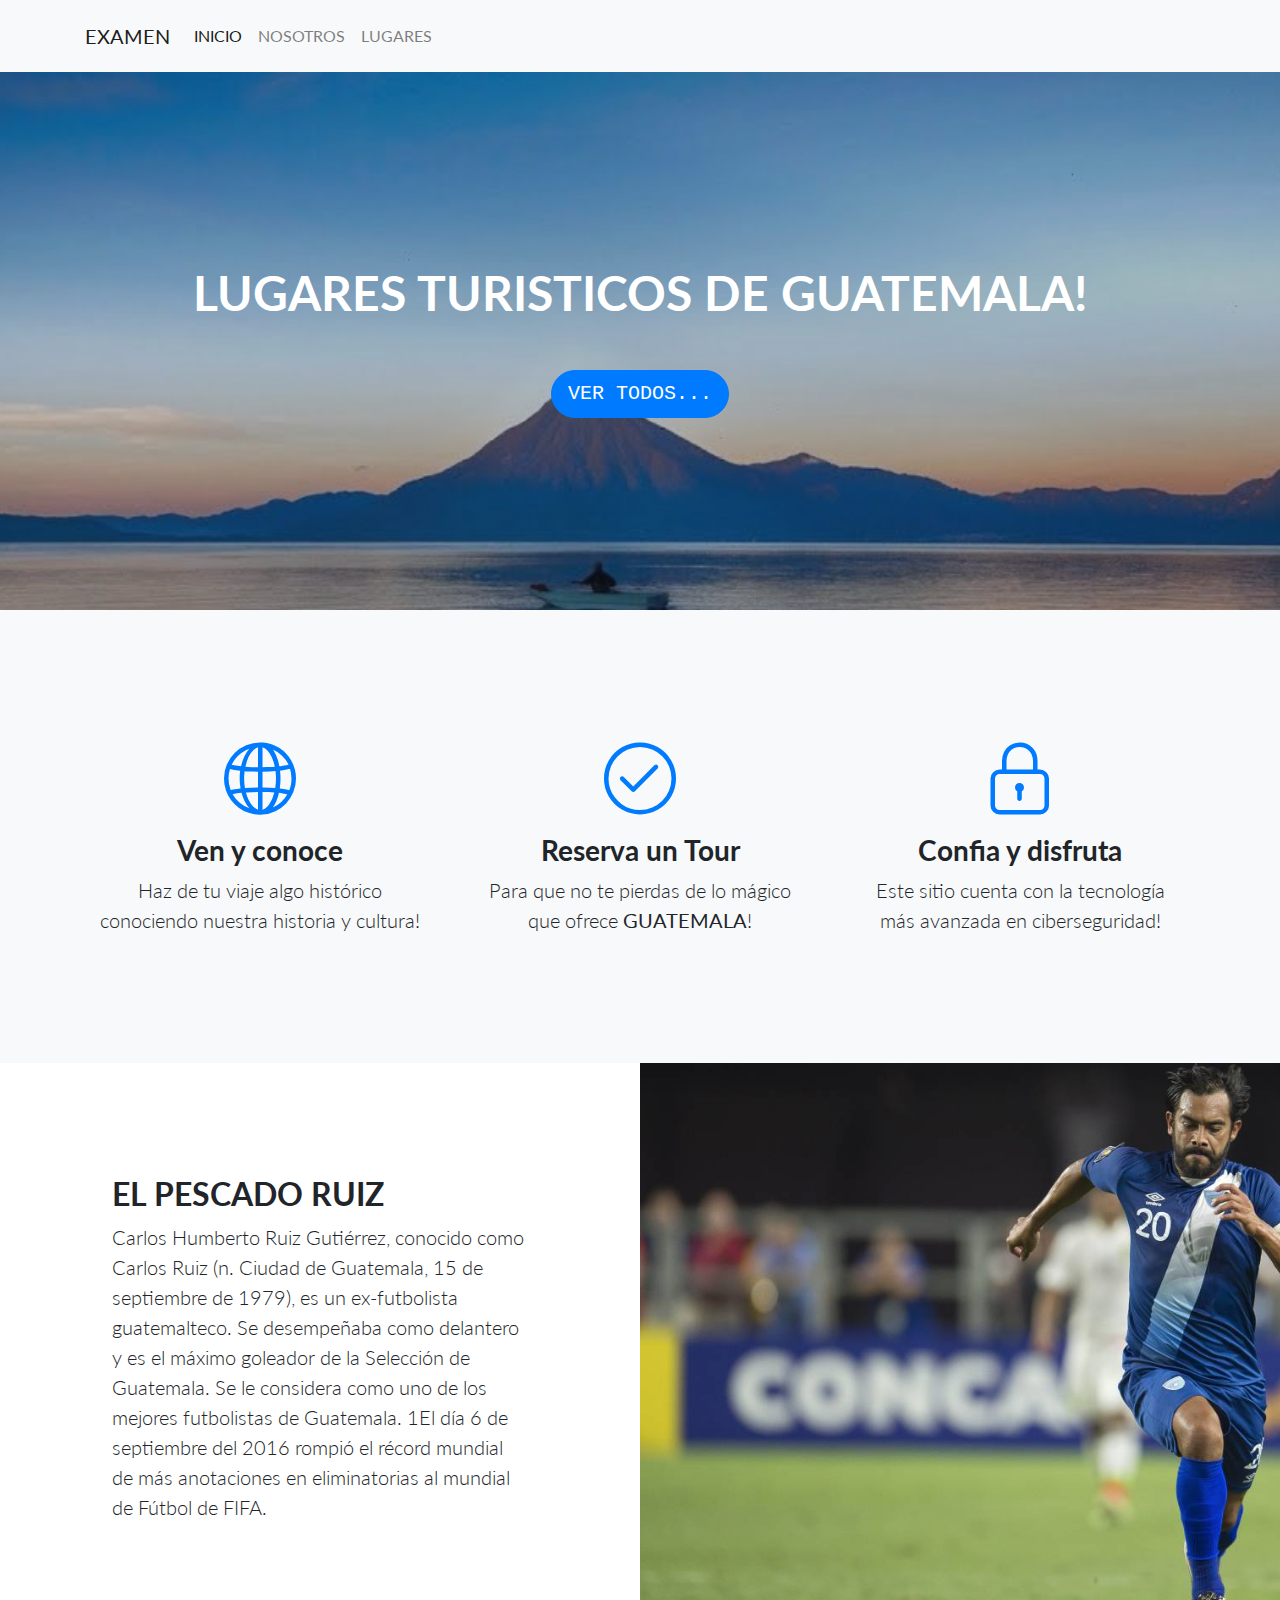
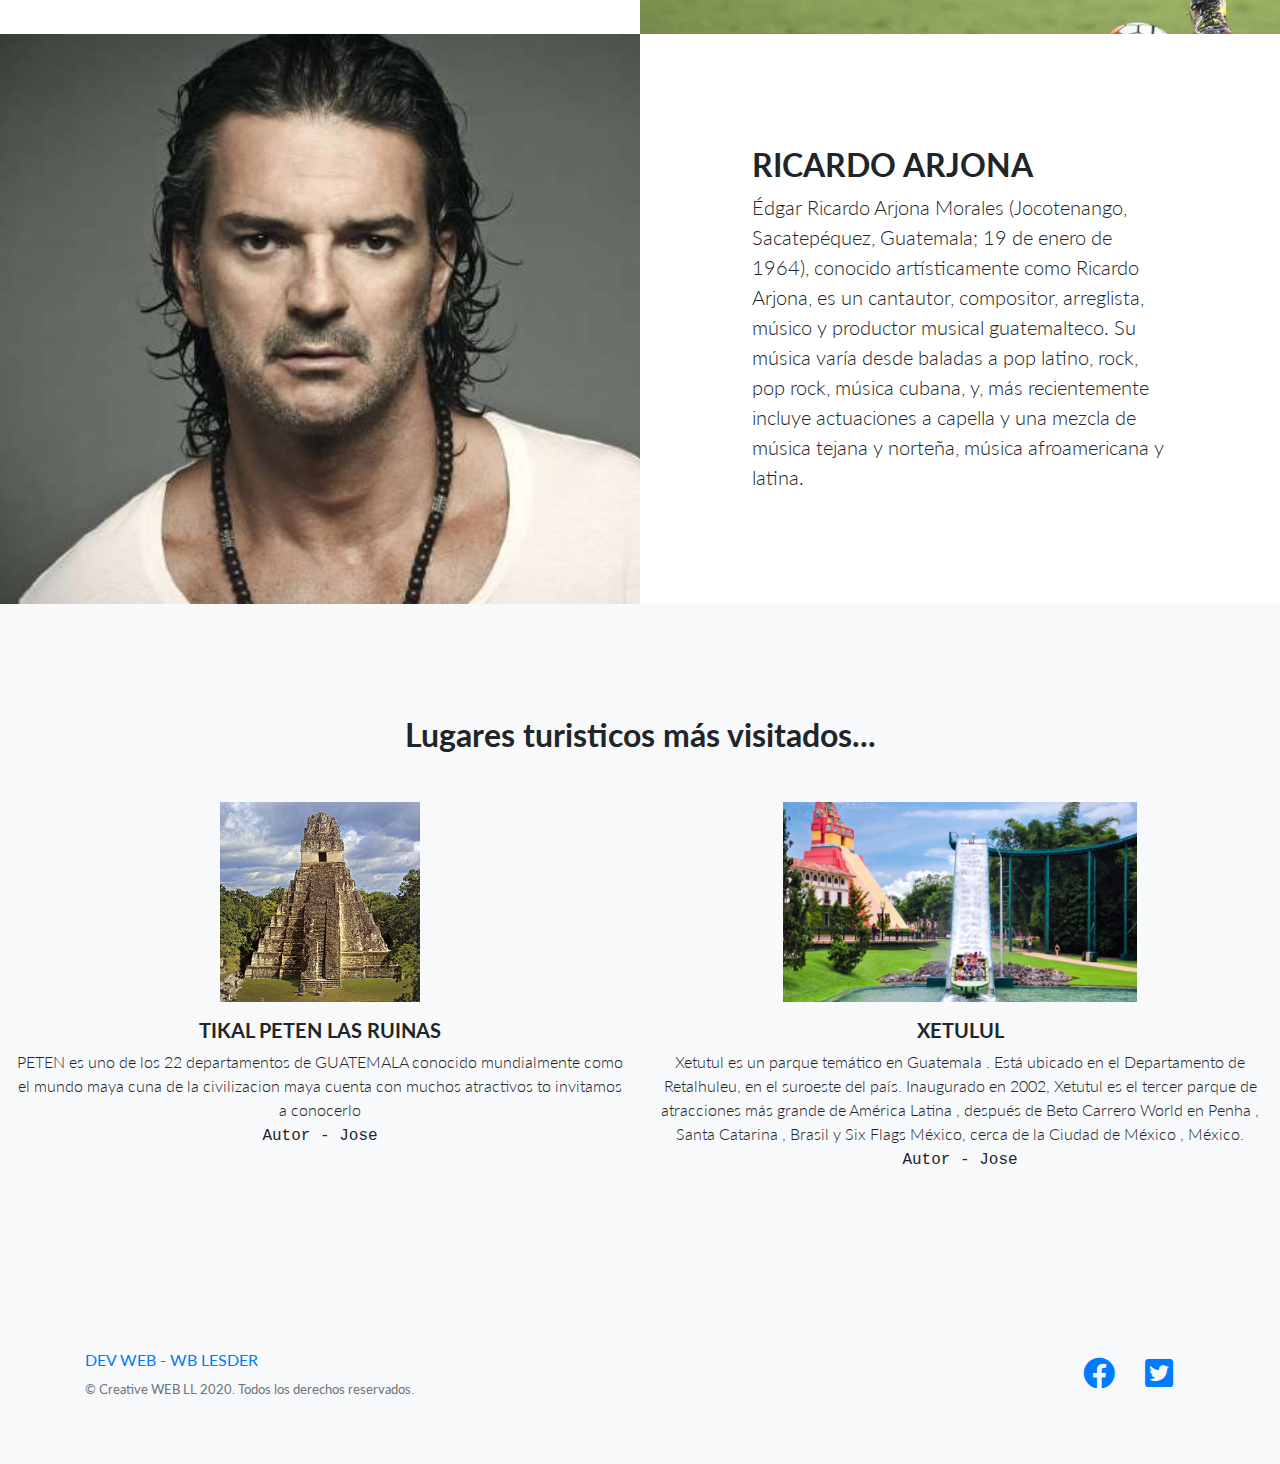
<file: index.html>
<!DOCTYPE html>
<html lang="es">
<head>
	<meta charset="utf-8">
	<meta name="description" content="">
	<meta name="author" content="">

	<title>GUATEMALA</title>
	<link href="css/bootstrap.min.css" rel="stylesheet">
	<link rel="stylesheet" type="text/css" href="css/slick.css"/>
	<link rel="stylesheet" type="text/css" href="css/slick-theme.css"/>
	<link href="css/all.min.css" rel="stylesheet">
	<link href="css/simple-line-icons.css" rel="stylesheet" type="text/css">
	<link href="https://fonts.googleapis.com/css?family=Lato:300,400,700,300italic,400italic,700italic" rel="stylesheet" type="text/css">

	<link href="css/landing-page.css?v=31" rel="stylesheet">
	<link href="css/main.css" rel="stylesheet">
</head>

<body>

	<nav class="navbar	navbar-expand-lg navbar-light bg-light static-top">
		<div class="container text-uppercase">
			<a class="navbar-brand" href="index.html">Examen</a>
			<div class="collapse navbar-collapse my-2" id="navbarNav">
				<ul class="navbar-nav ">
				  <li class="nav-item active">
					<a class="nav-link" href="index.html">INICIO <span class="sr-only">(current)</span></a>
				  </li>
				  <li class="nav-item">
					<a class="nav-link" href="nosotros.html">Nosotros</a>
				  </li>
				  <li class="nav-item">
					<a class="nav-link" href="lugares-turisticos.html">Lugares</a>
				  </li>
				</ul>
			  </div>
		</div>
	</nav>
	
	<header class="masthead text-white text-center">
		<div class="overlay"></div>
		<div class="container">
			<div class="row">
				<div class="col-10 mx-auto">
					<h1 class="mb-5">LUGARES TURISTICOS DE GUATEMALA!</h1>
				</div>
				<div class="col-md-10 col-lg-8 col-xl-7 mx-auto">
					<a href="lugares-turisticos.html">
						<button type="button" class="btn btn-lg btn-primary rounded text-uppercase text-monospace">Ver todos...</button>
					</a>
				</div>
			</div>
		</div>
	</header>

	<section class="features-icons bg-light text-center">
		<div class="container">
			<div class="row">
				<div class="col-lg-4">
					<div class="features-icons-item mx-auto mb-5 mb-lg-0 mb-lg-3">
						<div class="features-icons-icon d-flex">
							<i class="icon-globe m-auto text-primary"></i>
						</div>
						<h3>Ven y conoce</h3>
						<p class="lead mb-0">Haz de tu viaje algo histórico conociendo nuestra historia y cultura!</p>
					</div>
				</div>
				<div class="col-lg-4">
					<div class="features-icons-item mx-auto mb-5 mb-lg-0 mb-lg-3">
						<div class="features-icons-icon d-flex">
							<i class="icon-check m-auto text-primary"></i>
						</div>
						<h3>Reserva un Tour</h3>
						<p class="lead mb-0">Para que no te pierdas de lo mágico que ofrece <strong>GUATEMALA</strong>!</p>
					</div>
				</div>
				<div class="col-lg-4">
					<div class="features-icons-item mx-auto mb-0 mb-lg-3">
						<div class="features-icons-icon d-flex">
							<i class="icon-lock m-auto text-primary"></i>
						</div>
						<h3>Confia y disfruta</h3>
						<p class="lead mb-0">Este sitio cuenta con la tecnología más avanzada en ciberseguridad!</p>
					</div>
				</div>
			</div>
		</div>
	</section>

	<section class="showcase">
		<div class="container-fluid p-0">
			<div class="row no-gutters">

				<div class="col-lg-6 order-lg-2 text-white showcase-img" style="background-image: url('imagenes/pez.jpg');"></div>
				<div class="col-lg-6 order-lg-1 my-auto showcase-text">
					<h2>EL PESCADO RUIZ</h2>
					<p class="lead mb-0">Carlos Humberto Ruiz Gutiérrez, conocido como Carlos Ruiz (n. Ciudad de Guatemala, 15 de septiembre de 1979), es un ex-futbolista guatemalteco. Se desempeñaba como delantero y es el máximo goleador de la Selección de Guatemala. Se le considera como uno de los mejores futbolistas de Guatemala. 1​El día 6 de septiembre del 2016 rompió el récord mundial de más anotaciones en eliminatorias al mundial de Fútbol de FIFA.</p>
				</div>
			</div>
			<div class="row no-gutters">
				<div class="col-lg-6 text-white showcase-img" style="background-image: url('imagenes/ri.jpg');"></div>
				<div class="col-lg-6 my-auto showcase-text">
					<h2>RICARDO ARJONA</h2>
					<p class="lead mb-0">
						Édgar Ricardo Arjona Morales (Jocotenango, Sacatepéquez, Guatemala; 19 de enero de 1964), conocido artísticamente como Ricardo Arjona, es un cantautor, compositor, arreglista, músico y productor musical guatemalteco. Su música varía desde baladas a pop latino, rock, pop rock, música cubana, y, más recientemente incluye actuaciones a capella y una mezcla de música tejana y norteña, música afroamericana y latina.
					</p>
				</div>
			</div>
		</div>
	</section>

	<section class="testimonials text-center bg-light">
		<div class="container-fluid">
			<h2 class="mb-5">Lugares turisticos más visitados...</h2>
			<div class="row">
				<div class="col-6">
					<div class="mx-auto mb-5 mb-lg-0">
						<div class="travels">
							<div class="text-center">
								<img class="mb-3" src="imagenes/gif2.gif" height="200px" alt="">
							</div>
						</div>
						<h5>TIKAL PETEN LAS RUINAS</h5>
						<p class="font-weight-light mb-0">
							PETEN es uno de los 22 departamentos de GUATEMALA conocido mundialmente como el mundo maya cuna de la civilizacion maya cuenta con muchos atractivos to invitamos a conocerlo
						</p>
						<span class="text-monospace">
							Autor - Jose
						</span>
					</div>
				</div>
				<div class="col-6">
					<div class="mx-auto mb-5 mb-lg-0">
						<div class="travels">
							<div class="text-center">
								<img class="mb-3" src="imagenes/xe.png" height="200px" alt="">
							</div>
						</div>
						<h5>XETULUL</h5>
						<p class="font-weight-light mb-0">
							Xetutul es un parque temático en Guatemala . Está ubicado en el Departamento de Retalhuleu, en el suroeste del país. Inaugurado en 2002, Xetutul es el tercer parque de atracciones más grande de América Latina , después de Beto Carrero World en Penha , Santa Catarina , Brasil y Six Flags México, cerca de la Ciudad de México , México.
						</p>
						<span class="text-monospace">
							Autor - Jose
						</span>
					</div>
				</div>
			</div>
		</div>
	</section>
	
	<footer class="footer bg-light">
		<div class="container">
			<div class="row">
				<div class="col-lg-6 h-100 text-center text-lg-left my-auto">
					<ul class="list-inline mb-2 text-uppercase">
						<li class="list-inline-item">
							<a href="acerca-de.html">Dev Web - wb lesder</a>
						</li>
					</ul>
					<p class="text-muted small mb-4 mb-lg-0">&copy; Creative WEB LL 2020. Todos los derechos reservados.</p>
				</div>
				<div class="col-lg-6 h-100 text-center text-lg-right my-auto">
					<ul class="list-inline mb-0">
						<li class="list-inline-item mr-3">
							<a href="https://facebook.com/lesder" target="_blank">
								<i class="fab fa-facebook fa-2x fa-fw"></i>
							</a>
						</li>
						<li class="list-inline-item mr-3">
							<a href="https://twitter.com/@lesder" target="_blank">
								<i class="fab fa-twitter-square fa-2x fa-fw"></i>
							</a>
						</li>
					</ul>
				</div>
			</div>
		</div>
	</footer>

	<script src="js/jquery.min.js"></script>
	<script src="js/bootstrap.bundle.min.js"></script>
	<script type="text/javascript" src="js/slick.min.js"></script>
	<script type="text/javascript" src="js/main.js"></script>
</body>

</html>
</file>
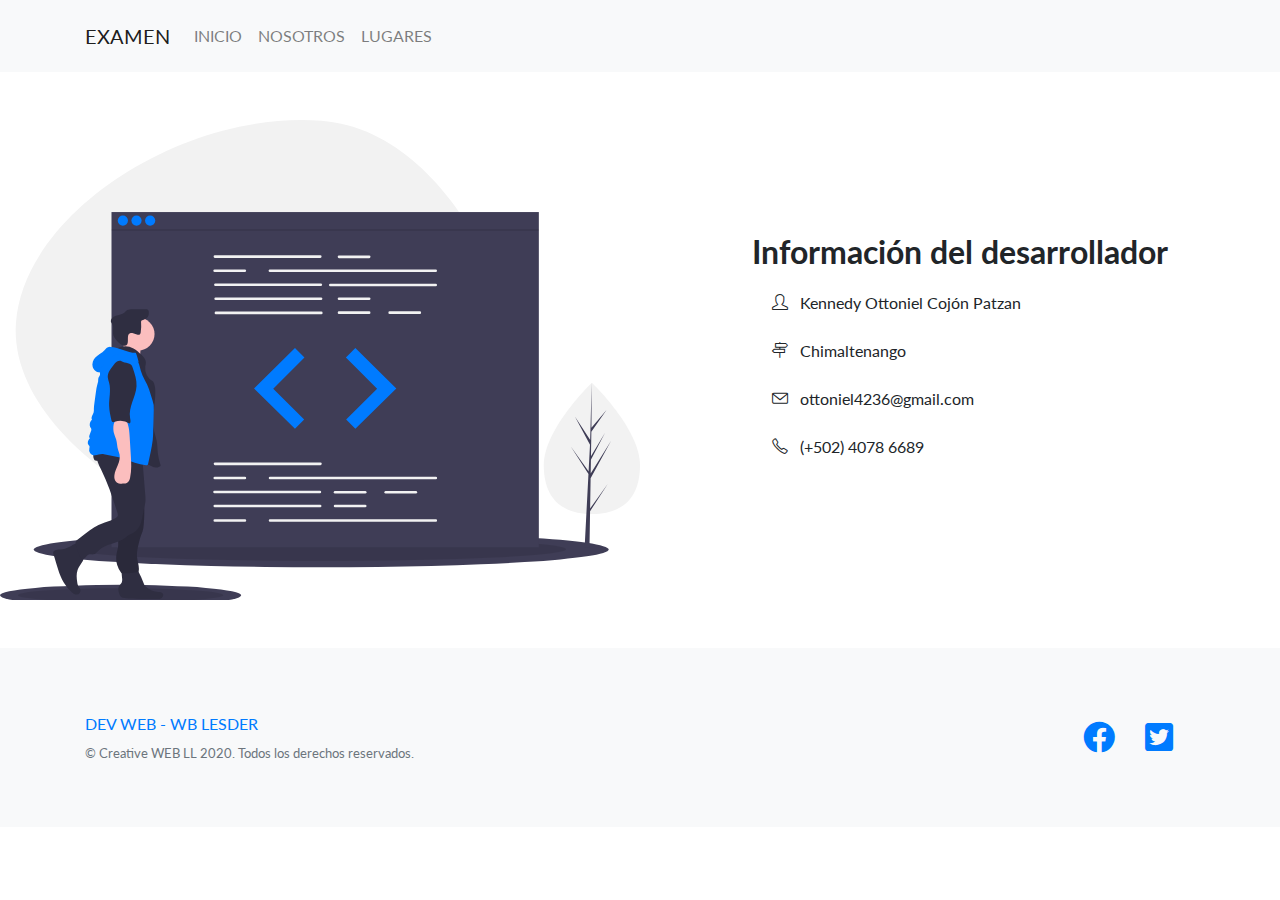
<file: acerca-de.html>
<!DOCTYPE html>
<html lang="es">
<head>
	<meta charset="utf-8">
	<meta name="description" content="">
	<meta name="author" content="">

	<title>GUATEMALA</title>
	<link href="css/bootstrap.min.css" rel="stylesheet">
	<link rel="stylesheet" type="text/css" href="css/slick.css"/>
	<link rel="stylesheet" type="text/css" href="css/slick-theme.css"/>
	<link href="css/all.min.css" rel="stylesheet">
	<link href="css/simple-line-icons.css" rel="stylesheet" type="text/css">
	<link href="https://fonts.googleapis.com/css?family=Lato:300,400,700,300italic,400italic,700italic" rel="stylesheet" type="text/css">

	<link href="css/landing-page.css?v=31" rel="stylesheet">
	<link href="css/main.css" rel="stylesheet">
</head>

<body>

	<nav class="navbar	navbar-expand-lg navbar-light bg-light static-top">
		<div class="container text-uppercase">
			<a class="navbar-brand" href="index.html">Examen</a>
			<div class="collapse navbar-collapse my-2" id="navbarNav">
				<ul class="navbar-nav ">
				  <li class="nav-item">
					<a class="nav-link" href="index.html">INICIO</a>
				  </li>
				  <li class="nav-item">
					<a class="nav-link" href="nosotros.html">Nosotros</a>
				  </li>
				  <li class="nav-item">
					<a class="nav-link" href="lugares-turisticos.html">Lugares</a>
				  </li>
				</ul>
			  </div>
		</div>
	</nav>
	
	

	<section class="showcase py-5">
		<div class="container-fluid p-0">
			<div class="row no-gutters">

				<div class="col-lg-6 order-lg-1 text-white showcase-img" style="background-image: url('imagenes/code_review.svg');"></div>
				<div class="col-lg-6 order-lg-2 my-auto showcase-text">
					<h2>Información del desarrollador</h2>
					<p class="lead mb-0">
                        <ul class="list-group list-group-flush">
                            <li class="list-group-item">
                                <i class="icon-user m-auto text-black fa-1x fa-fw pr-2"></i> 
                                <span>
                                    Kennedy Ottoniel Cojón Patzan
                                </span>
                            </li>
                            <li class="list-group-item">
                                <i class="icon-directions m-auto text-black fa-1x fa-fw pr-2"></i> 
                                <span>
                                    Chimaltenango
                                </span>
                            </li>
                            <li class="list-group-item">
                                <i class="icon-envelope m-auto text-black fa-1x fa-fw pr-2"></i> 
                                <span>
                                    ottoniel4236@gmail.com
                                </span>
                            </li>
                            <li class="list-group-item">
                                <i class="icon-phone m-auto text-black fa-1x fa-fw pr-2"></i> 
                                <span>
                                    (+502) 4078 6689
                                </span>
                            </li>
                        </ul>
                    </p>
				</div>
            </div>
            
			
		</div>
	</section>

	
	<footer class="footer bg-light">
		<div class="container">
			<div class="row">
				<div class="col-lg-6 h-100 text-center text-lg-left my-auto">
					<ul class="list-inline mb-2 text-uppercase">
						<li class="list-inline-item active">
							<a href="acerca-de.html">Dev Web - wb lesder</a>
						</li>
					</ul>
					<p class="text-muted small mb-4 mb-lg-0">&copy; Creative WEB LL 2020. Todos los derechos reservados.</p>
				</div>
				<div class="col-lg-6 h-100 text-center text-lg-right my-auto">
					<ul class="list-inline mb-0">
						<li class="list-inline-item mr-3">
							<a href="https://facebook.com/lesder" target="_blank">
								<i class="fab fa-facebook fa-2x fa-fw"></i>
							</a>
						</li>
						<li class="list-inline-item mr-3">
							<a href="https://twitter.com/@lesder" target="_blank">
								<i class="fab fa-twitter-square fa-2x fa-fw"></i>
							</a>
						</li>
					</ul>
				</div>
			</div>
		</div>
	</footer>

	<script src="js/jquery.min.js"></script>
	<script src="js/bootstrap.bundle.min.js"></script>
	<script type="text/javascript" src="js/slick.min.js"></script>
	<script type="text/javascript" src="js/main.js"></script>
</body>

</html>
</file>
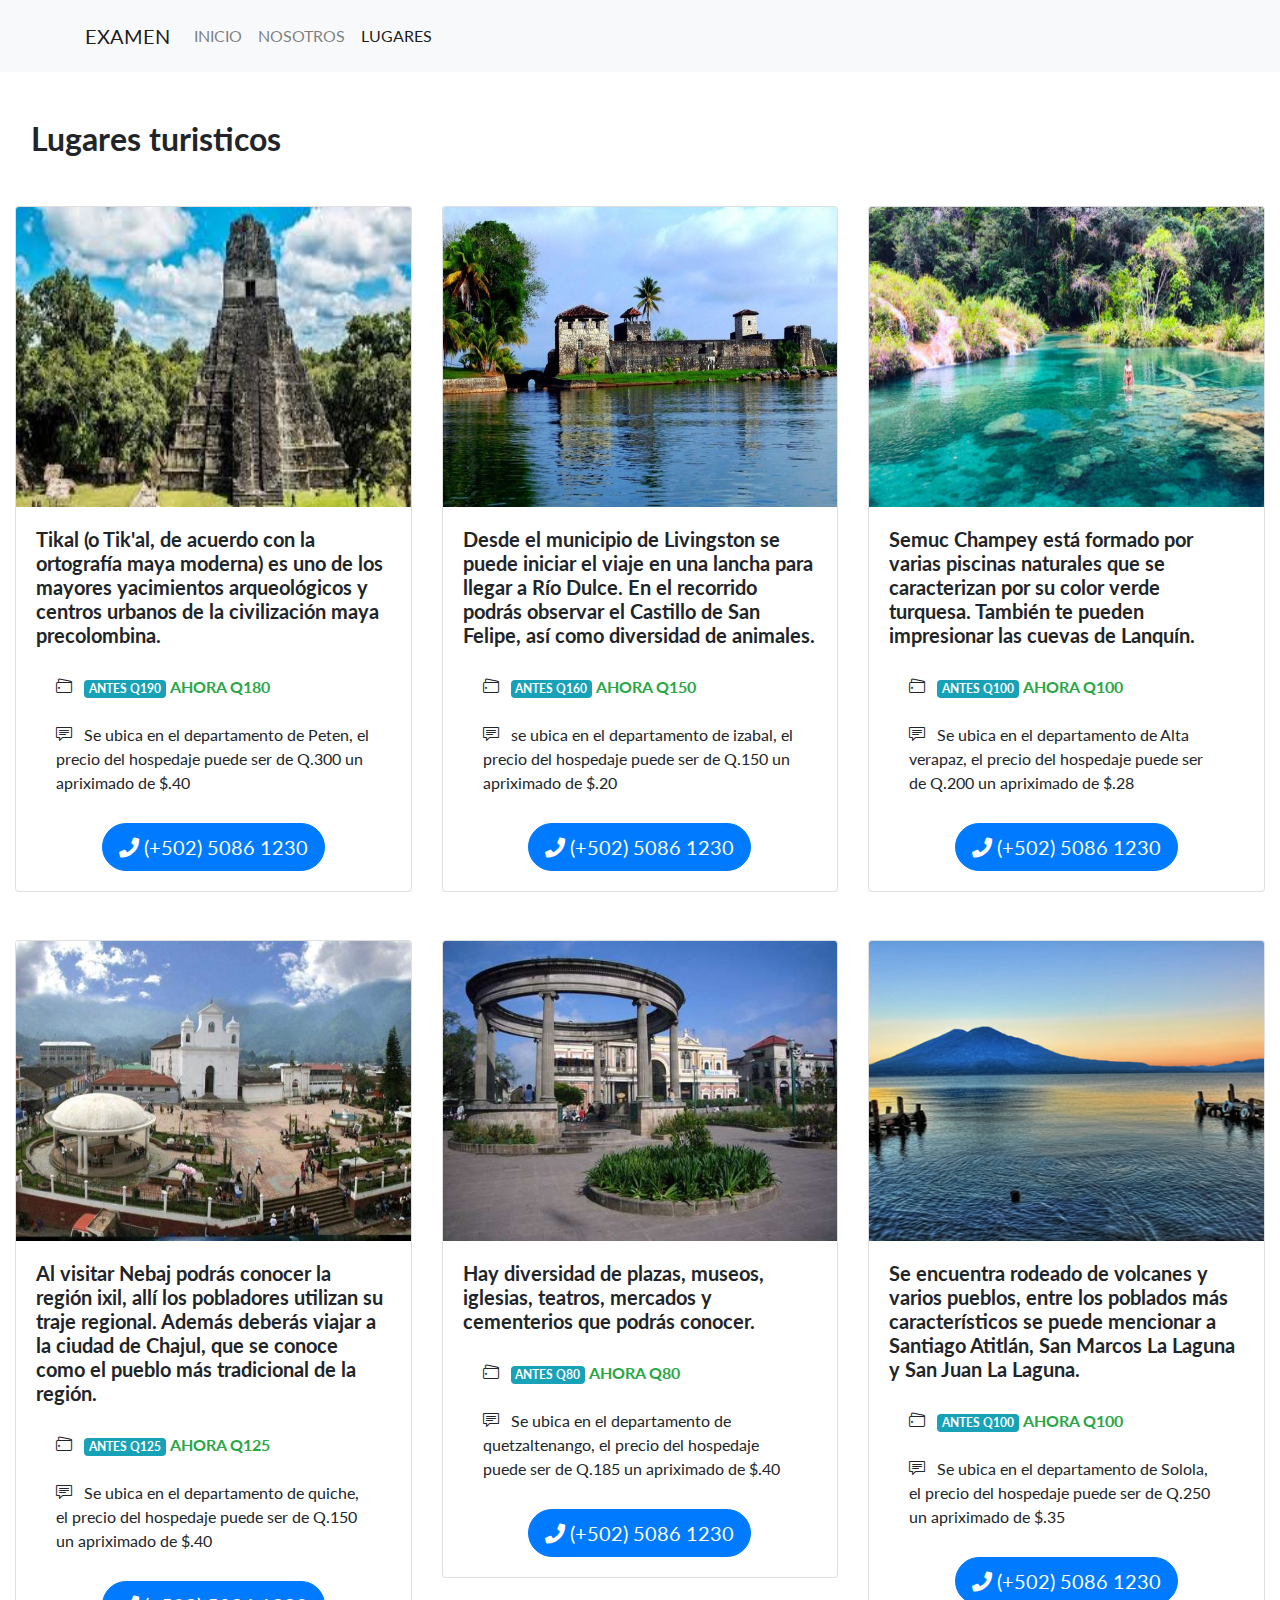
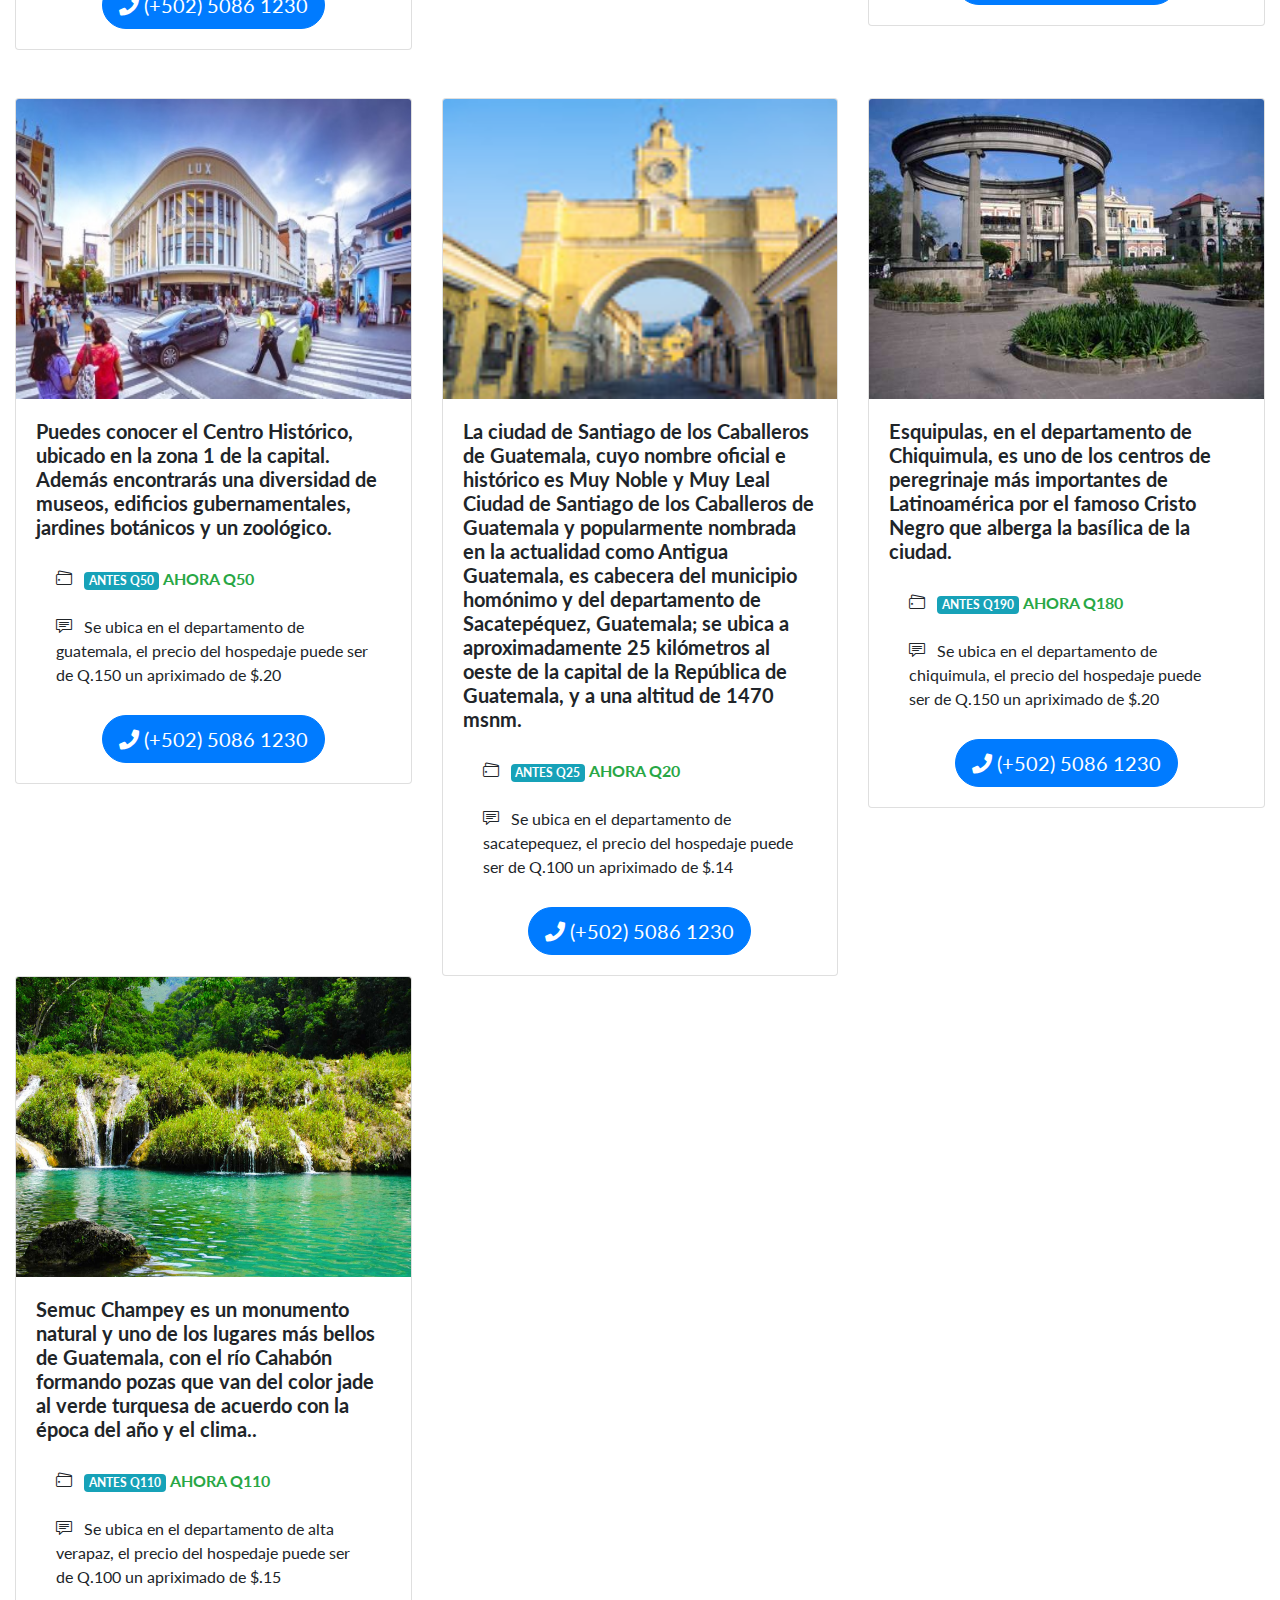
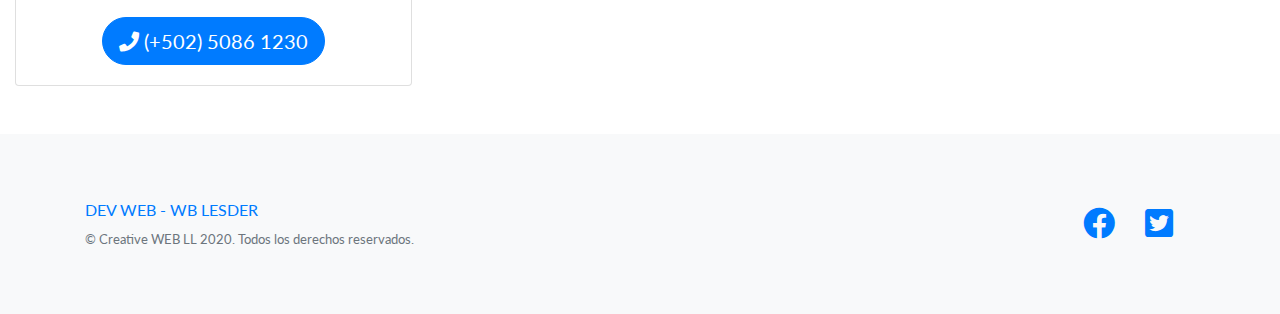
<file: lugares-turisticos.html>
<!DOCTYPE html>
<html lang="es">
<head>
	<meta charset="utf-8">
	<meta name="description" content="">
	<meta name="author" content="">

	<title>GUATEMALA</title>
	<link href="css/bootstrap.min.css" rel="stylesheet">
	<link rel="stylesheet" type="text/css" href="css/slick.css"/>
	<link rel="stylesheet" type="text/css" href="css/slick-theme.css"/>
	<link href="css/all.min.css" rel="stylesheet">
	<link href="css/simple-line-icons.css" rel="stylesheet" type="text/css">
	<link href="https://fonts.googleapis.com/css?family=Lato:300,400,700,300italic,400italic,700italic" rel="stylesheet" type="text/css">

	<link href="css/landing-page.css?v=31" rel="stylesheet">
	<link href="css/main.css" rel="stylesheet">
</head>

<body>

	<nav class="navbar	navbar-expand-lg navbar-light bg-light static-top">
		<div class="container text-uppercase">
			<a class="navbar-brand" href="index.html">Examen</a>
			<div class="collapse navbar-collapse my-2" id="navbarNav">
				<ul class="navbar-nav ">
				  <li class="nav-item">
					<a class="nav-link" href="index.html">INICIO</a>
				  </li>
				  <li class="nav-item">
					<a class="nav-link" href="nosotros.html">Nosotros</a>
				  </li>
				  <li class="nav-item active">
					<a class="nav-link" href="lugares-turisticos.html">Lugares <span class="sr-only">(current)</span></a>
				  </li>
				</ul>
			  </div>
		</div>
	</nav>
	
	

	<section class="showcase py-5">
		<div class="container-fluid ">
            <h2 class="mb-5 mx-3">Lugares turisticos</h2>
            
            <div class="row">
                <div class="col-sm-4">
                    <div class="card">
                        <img src="imagenes/1.jpg" class="card-img-top" height="300px" alt="...">
                        <div class="card-body">
                            <h5 class="card-title">
                                Tikal (o Tik'al, de acuerdo con la ortografía maya moderna) es uno de los mayores yacimientos arqueológicos y centros urbanos de la civilización maya precolombina.
                            </h5>
                            <p class="card-text">
                                <ul class="list-group list-group-flush">
                                    <li class="list-group-item">
                                        <i class="icon-wallet m-auto text-black fa-1x fa-fw pr-2"></i> 
                                        <span class="text-white badge badge-info text-wrap">
                                            ANTES Q190
                                        </span> 
                                        <span class="text-success">
                                            <strong>
                                                AHORA Q180
                                            </strong>
                                        </span>
                                    </li>
                                    <li class="list-group-item">
                                        <i class="icon-speech m-auto text-black fa-1x fa-fw pr-2"></i> 
                                        <span>
                                            Se ubica en el departamento de Peten, el precio del hospedaje puede ser de Q.300 un apriximado de $.40
                                        </span>
                                    </li>
                                  </ul>
                                
                            </p>
                            <div class="text-center">
                                <a href="tel:50250861230" class="btn btn-primary rounded btn-lg"> 
                                    <i class="fa fa-phone" aria-hidden="true"></i>
                                    (+502) 5086 1230
                                </a>
                            </div>
                        </div>
                    </div>
                </div>
                <div class="col-sm-4">
                    <div class="card">
                        <img src="imagenes/3.jpg" class="card-img-top" height="300px" alt="...">
                        <div class="card-body">
                            <h5 class="card-title">
                                Desde el municipio de Livingston se puede iniciar el viaje en una lancha para llegar a Río Dulce. En el recorrido podrás observar el Castillo de San Felipe, así como diversidad de animales.
                            </h5>
                            <p class="card-text">
                                <ul class="list-group list-group-flush">
                                    <li class="list-group-item">
                                        <i class="icon-wallet m-auto text-black fa-1x fa-fw pr-2"></i> 
                                        <span class="text-white badge badge-info text-wrap">
                                            ANTES Q160
                                        </span> 
                                        <span class="text-success">
                                            <strong>
                                                AHORA Q150
                                            </strong>
                                        </span>
                                    </li>
                                    <li class="list-group-item">
                                        <i class="icon-speech m-auto text-black fa-1x fa-fw pr-2"></i> 
                                        <span>
                                            se ubica en el departamento de izabal, el precio del hospedaje puede ser de Q.150 un apriximado de $.20
                                        </span>
                                    </li>
                                  </ul>
                                
                            </p>
                            <div class="text-center">
                                <a href="tel:50250861230" class="btn btn-primary rounded btn-lg"> 
                                    <i class="fa fa-phone" aria-hidden="true"></i>
                                    (+502) 5086 1230
                                </a>
                            </div>
                        </div>
                    </div>
                </div>
                <div class="col-sm-4">
                    <div class="card">
                        <img src="imagenes/4.jpg" class="card-img-top" height="300px" alt="...">
                        <div class="card-body">
                            <h5 class="card-title">
                                Semuc Champey está formado por varias piscinas naturales que se caracterizan por su color verde turquesa. También te pueden impresionar las cuevas de Lanquín.
                            </h5>
                            <p class="card-text">
                                <ul class="list-group list-group-flush">
                                    <li class="list-group-item">
                                        <i class="icon-wallet m-auto text-black fa-1x fa-fw pr-2"></i> 
                                        <span class="text-white badge badge-info text-wrap">
                                            ANTES Q100
                                        </span> 
                                        <span class="text-success">
                                            <strong>
                                                AHORA Q100
                                            </strong>
                                        </span>
                                    </li>
                                    <li class="list-group-item">
                                        <i class="icon-speech m-auto text-black fa-1x fa-fw pr-2"></i> 
                                        <span>
                                            Se ubica en el departamento de Alta verapaz, el precio del hospedaje puede ser de Q.200 un apriximado de $.28
                                        </span>
                                    </li>
                                  </ul>
                                
                            </p>
                            <div class="text-center">
                                <a href="tel:50250861230" class="btn btn-primary rounded btn-lg"> 
                                    <i class="fa fa-phone" aria-hidden="true"></i>
                                    (+502) 5086 1230
                                </a>
                            </div>
                        </div>
                    </div>
                </div>
            </div>

            <div class="row pt-5">
                <div class="col-sm-4">
                    <div class="card">
                        <img src="imagenes/5.jpg" class="card-img-top" height="300px" alt="...">
                        <div class="card-body">
                            <h5 class="card-title">
                                Al visitar Nebaj podrás conocer la región ixil, allí los pobladores utilizan su traje regional. Además deberás viajar a la ciudad de Chajul, que se conoce como el pueblo más tradicional de la región.
                            </h5>
                            <p class="card-text">
                                <ul class="list-group list-group-flush">
                                    <li class="list-group-item">
                                        <i class="icon-wallet m-auto text-black fa-1x fa-fw pr-2"></i> 
                                        <span class="text-white badge badge-info text-wrap">
                                            ANTES Q125 
                                        </span> 
                                        <span class="text-success">
                                            <strong>
                                                AHORA Q125 
                                            </strong>
                                        </span>
                                    </li>
                                    <li class="list-group-item">
                                        <i class="icon-speech m-auto text-black fa-1x fa-fw pr-2"></i> 
                                        <span>
                                            Se ubica en el departamento de quiche, el precio del hospedaje puede ser de Q.150 un apriximado de $.40
                                        </span>
                                    </li>
                                  </ul>
                                
                            </p>
                            <div class="text-center">
                                <a href="tel:50250861230" class="btn btn-primary rounded btn-lg"> 
                                    <i class="fa fa-phone" aria-hidden="true"></i>
                                    (+502) 5086 1230
                                </a>
                            </div>
                        </div>
                    </div>
                </div>
                <div class="col-sm-4">
                    <div class="card">
                        <img src="imagenes/6.jpg" class="card-img-top" height="300px" alt="...">
                        <div class="card-body">
                            <h5 class="card-title">
                                Hay diversidad de plazas, museos, iglesias, teatros, mercados y cementerios que podrás conocer.
                            </h5>
                            <p class="card-text">
                                <ul class="list-group list-group-flush">
                                    <li class="list-group-item">
                                        <i class="icon-wallet m-auto text-black fa-1x fa-fw pr-2"></i> 
                                        <span class="text-white badge badge-info text-wrap">
                                            ANTES Q80
                                        </span> 
                                        <span class="text-success">
                                            <strong>
                                                AHORA Q80 
                                            </strong>
                                        </span>
                                    </li>
                                    <li class="list-group-item">
                                        <i class="icon-speech m-auto text-black fa-1x fa-fw pr-2"></i> 
                                        <span>
                                            Se ubica en el departamento de quetzaltenango, el precio del hospedaje puede ser de Q.185 un apriximado de $.40
                                        </span>
                                    </li>
                                  </ul>
                                
                            </p>
                            <div class="text-center">
                                <a href="tel:50250861230" class="btn btn-primary rounded btn-lg"> 
                                    <i class="fa fa-phone" aria-hidden="true"></i>
                                    (+502) 5086 1230
                                </a>
                            </div>
                        </div>
                    </div>
                </div>
                <div class="col-sm-4">
                    <div class="card">
                        <img src="imagenes/7.jpg" class="card-img-top" height="300px" alt="...">
                        <div class="card-body">
                            <h5 class="card-title">
                                Se encuentra rodeado de volcanes y varios pueblos, entre los poblados más característicos se puede mencionar a Santiago Atitlán, San Marcos La Laguna y San Juan La Laguna.
                            </h5>
                            <p class="card-text">
                                <ul class="list-group list-group-flush">
                                    <li class="list-group-item">
                                        <i class="icon-wallet m-auto text-black fa-1x fa-fw pr-2"></i> 
                                        <span class="text-white badge badge-info text-wrap">
                                            ANTES Q100
                                        </span> 
                                        <span class="text-success">
                                            <strong>
                                                AHORA Q100
                                            </strong>
                                        </span>
                                    </li>
                                    <li class="list-group-item">
                                        <i class="icon-speech m-auto text-black fa-1x fa-fw pr-2"></i> 
                                        <span>
                                            Se ubica en el departamento de Solola, el precio del hospedaje puede ser de Q.250 un apriximado de $.35
                                        </span>
                                    </li>
                                  </ul>
                                
                            </p>
                            <div class="text-center">
                                <a href="tel:50250861230" class="btn btn-primary rounded btn-lg"> 
                                    <i class="fa fa-phone" aria-hidden="true"></i>
                                    (+502) 5086 1230
                                </a>
                            </div>
                        </div>
                    </div>
                </div>
            </div>
            
            <div class="row pt-5">
                <div class="col-sm-4">
                    <div class="card">
                        <img src="imagenes/8.jpg" class="card-img-top" height="300px" alt="...">
                        <div class="card-body">
                            <h5 class="card-title">
                                Puedes conocer el Centro Histórico, ubicado en la zona 1 de la capital. Además encontrarás una diversidad de museos, edificios gubernamentales, jardines botánicos y un zoológico.
                            </h5>
                            <p class="card-text">
                                <ul class="list-group list-group-flush">
                                    <li class="list-group-item">
                                        <i class="icon-wallet m-auto text-black fa-1x fa-fw pr-2"></i> 
                                        <span class="text-white badge badge-info text-wrap">
                                            ANTES Q50 
                                        </span> 
                                        <span class="text-success">
                                            <strong>
                                                AHORA Q50 
                                            </strong>
                                        </span>
                                    </li>
                                    <li class="list-group-item">
                                        <i class="icon-speech m-auto text-black fa-1x fa-fw pr-2"></i> 
                                        <span>
                                            Se ubica en el departamento de guatemala, el precio del hospedaje puede ser de Q.150 un apriximado de $.20
                                        </span>
                                    </li>
                                  </ul>
                                
                            </p>
                            <div class="text-center">
                                <a href="tel:50250861230" class="btn btn-primary rounded btn-lg"> 
                                    <i class="fa fa-phone" aria-hidden="true"></i>
                                    (+502) 5086 1230
                                </a>
                            </div>
                        </div>
                    </div>
                </div>
                <div class="col-sm-4">
                    <div class="card">
                        <img src="imagenes/2.jpg" class="card-img-top" height="300px" alt="...">
                        <div class="card-body">
                            <h5 class="card-title">
                                La ciudad de Santiago de los Caballeros de Guatemala, cuyo nombre oficial e histórico es Muy Noble y Muy Leal Ciudad de Santiago de los Caballeros de Guatemala y popularmente nombrada en la actualidad como Antigua Guatemala, es cabecera del municipio homónimo y del departamento de Sacatepéquez, Guatemala; se ubica a aproximadamente 25 kilómetros al oeste de la capital de la República de Guatemala, y a una altitud de 1470 msnm.
                            </h5>
                            <p class="card-text">
                                <ul class="list-group list-group-flush">
                                    <li class="list-group-item">
                                        <i class="icon-wallet m-auto text-black fa-1x fa-fw pr-2"></i> 
                                        <span class="text-white badge badge-info text-wrap">
                                            ANTES Q25
                                        </span> 
                                        <span class="text-success">
                                            <strong>
                                                AHORA Q20 
                                            </strong>
                                        </span>
                                    </li>
                                    <li class="list-group-item">
                                        <i class="icon-speech m-auto text-black fa-1x fa-fw pr-2"></i> 
                                        <span>
                                            Se ubica en el departamento de sacatepequez, el precio del hospedaje puede ser de Q.100 un apriximado de $.14
                                        </span>
                                    </li>
                                  </ul>
                                
                            </p>
                            <div class="text-center">
                                <a href="tel:50250861230" class="btn btn-primary rounded btn-lg"> 
                                    <i class="fa fa-phone" aria-hidden="true"></i>
                                    (+502) 5086 1230
                                </a>
                            </div>
                        </div>
                    </div>
                </div>
                <div class="col-sm-4">
                    <div class="card">
                        <img src="imagenes/6.jpg" class="card-img-top" height="300px" alt="...">
                        <div class="card-body">
                            <h5 class="card-title">
                                Esquipulas, en el departamento de Chiquimula, es uno de los centros de peregrinaje más importantes de Latinoamérica por el famoso Cristo Negro que alberga la basílica de la ciudad.
                            </h5>
                            <p class="card-text">
                                <ul class="list-group list-group-flush">
                                    <li class="list-group-item">
                                        <i class="icon-wallet m-auto text-black fa-1x fa-fw pr-2"></i> 
                                        <span class="text-white badge badge-info text-wrap">
                                            ANTES Q190
                                        </span> 
                                        <span class="text-success">
                                            <strong>
                                                AHORA Q180
                                            </strong>
                                        </span>
                                    </li>
                                    <li class="list-group-item">
                                        <i class="icon-speech m-auto text-black fa-1x fa-fw pr-2"></i> 
                                        <span>
                                            Se ubica en el departamento de chiquimula, el precio del hospedaje puede ser de Q.150 un apriximado de $.20
                                        </span>
                                    </li>
                                  </ul>
                                
                            </p>
                            <div class="text-center">
                                <a href="tel:50250861230" class="btn btn-primary rounded btn-lg"> 
                                    <i class="fa fa-phone" aria-hidden="true"></i>
                                    (+502) 5086 1230
                                </a>
                            </div>
                        </div>
                    </div>
                </div>
                <div class="col-sm-4">
                    <div class="card">
                        <img src="imagenes/10.jpg" class="card-img-top" height="300px" alt="...">
                        <div class="card-body">
                            <h5 class="card-title">
                                Semuc Champey es un monumento natural y uno de los lugares más bellos de Guatemala, con el río Cahabón formando pozas que van del color jade al verde turquesa de acuerdo con la época del año y el clima..    
                            </h5>
                            <p class="card-text">
                                <ul class="list-group list-group-flush">
                                    <li class="list-group-item">
                                        <i class="icon-wallet m-auto text-black fa-1x fa-fw pr-2"></i> 
                                        <span class="text-white badge badge-info text-wrap">
                                            ANTES Q110
                                        </span> 
                                        <span class="text-success">
                                            <strong>
                                                AHORA Q110
                                            </strong>
                                        </span>
                                    </li>
                                    <li class="list-group-item">
                                        <i class="icon-speech m-auto text-black fa-1x fa-fw pr-2"></i> 
                                        <span>
                                            Se ubica en el departamento de alta verapaz, el precio del hospedaje puede ser de Q.100 un apriximado de $.15
                                        </span>
                                    </li>
                                  </ul>
                                
                            </p>
                            <div class="text-center">
                                <a href="tel:50250861230" class="btn btn-primary rounded btn-lg"> 
                                    <i class="fa fa-phone" aria-hidden="true"></i>
                                    (+502) 5086 1230
                                </a>
                            </div>
                        </div>
                    </div>
                </div>
            </div>

		</div>
	</section>

	
	<footer class="footer bg-light">
		<div class="container">
			<div class="row">
				<div class="col-lg-6 h-100 text-center text-lg-left my-auto">
					<ul class="list-inline mb-2 text-uppercase">
						<li class="list-inline-item">
							<a href="acerca-de.html">Dev Web - wb lesder</a>
						</li>
					</ul>
					<p class="text-muted small mb-4 mb-lg-0">&copy; Creative WEB LL 2020. Todos los derechos reservados.</p>
				</div>
				<div class="col-lg-6 h-100 text-center text-lg-right my-auto">
					<ul class="list-inline mb-0">
						<li class="list-inline-item mr-3">
							<a href="https://facebook.com/lesder" target="_blank">
								<i class="fab fa-facebook fa-2x fa-fw"></i>
							</a>
						</li>
						<li class="list-inline-item mr-3">
							<a href="https://twitter.com/@lesder" target="_blank">
								<i class="fab fa-twitter-square fa-2x fa-fw"></i>
							</a>
						</li>
					</ul>
				</div>
			</div>
		</div>
	</footer>

	<script src="js/jquery.min.js"></script>
	<script src="js/bootstrap.bundle.min.js"></script>
	<script type="text/javascript" src="js/slick.min.js"></script>
	<script type="text/javascript" src="js/main.js"></script>
</body>

</html>
</file>
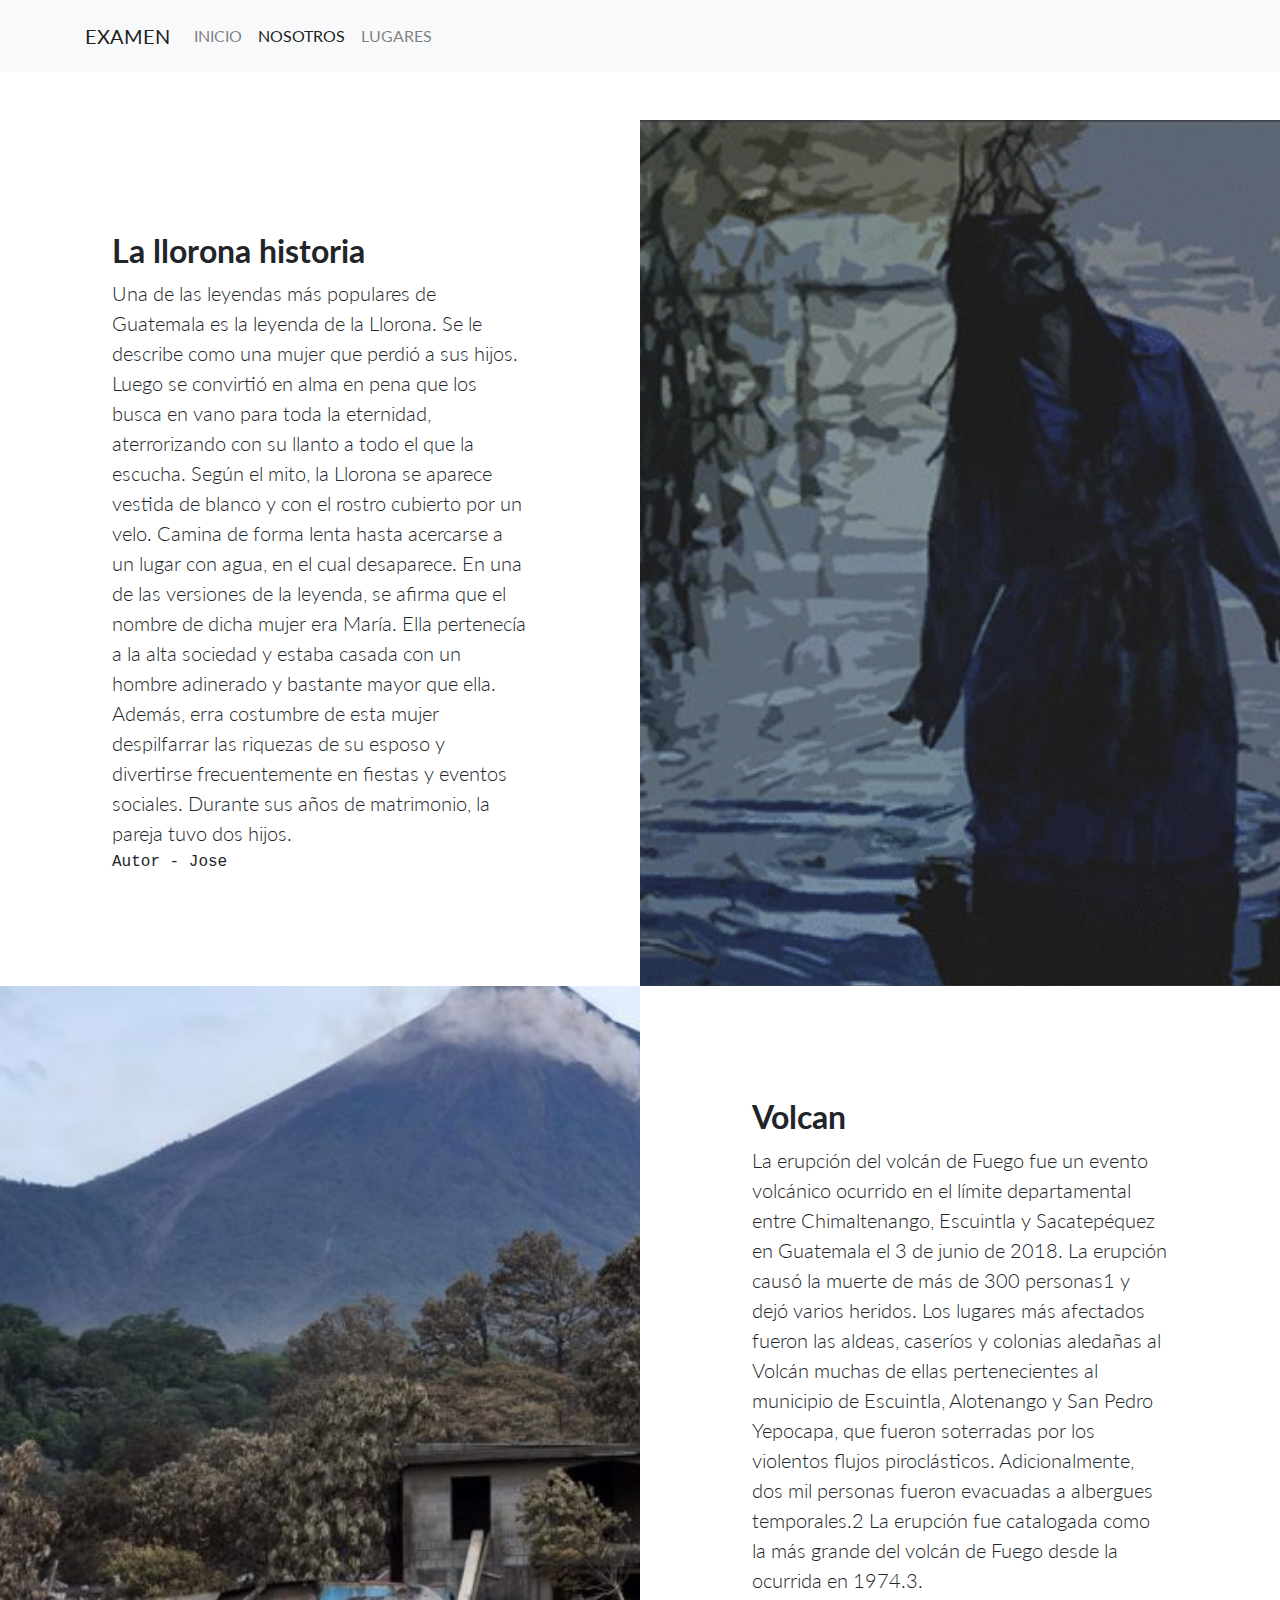
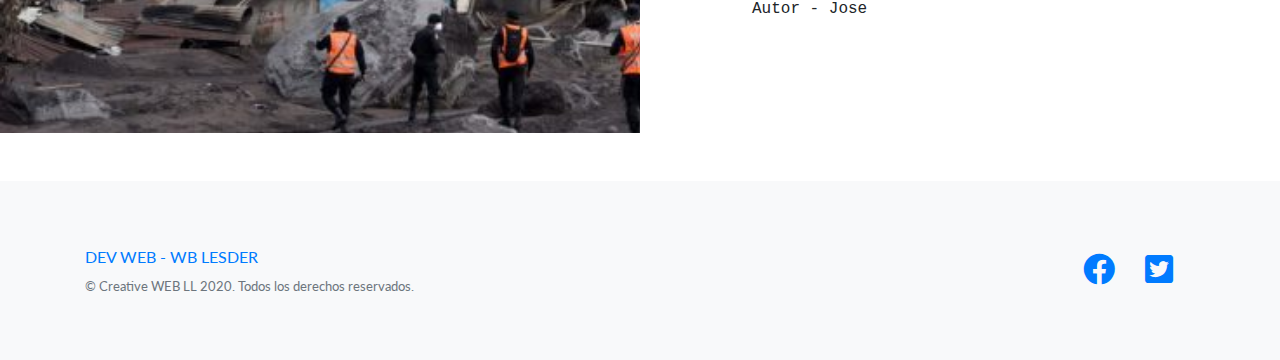
<file: nosotros.html>
<!DOCTYPE html>
<html lang="es">
<head>
	<meta charset="utf-8">
	<meta name="description" content="">
	<meta name="author" content="">

	<title>GUATEMALA</title>
	<link href="css/bootstrap.min.css" rel="stylesheet">
	<link rel="stylesheet" type="text/css" href="css/slick.css"/>
	<link rel="stylesheet" type="text/css" href="css/slick-theme.css"/>
	<link href="css/all.min.css" rel="stylesheet">
	<link href="css/simple-line-icons.css" rel="stylesheet" type="text/css">
	<link href="https://fonts.googleapis.com/css?family=Lato:300,400,700,300italic,400italic,700italic" rel="stylesheet" type="text/css">

	<link href="css/landing-page.css?v=31" rel="stylesheet">
	<link href="css/main.css" rel="stylesheet">
</head>

<body>

	<nav class="navbar	navbar-expand-lg navbar-light bg-light static-top">
		<div class="container text-uppercase">
			<a class="navbar-brand" href="index.html">Examen</a>
			<div class="collapse navbar-collapse my-2" id="navbarNav">
				<ul class="navbar-nav ">
				  <li class="nav-item">
					<a class="nav-link" href="index.html">INICIO</a>
				  </li>
				  <li class="nav-item active">
					<a class="nav-link" href="nosotros.html">Nosotros <span class="sr-only">(current)</span></a>
				  </li>
				  <li class="nav-item">
					<a class="nav-link" href="lugares-turisticos.html">Lugares</a>
				  </li>
				</ul>
			  </div>
		</div>
	</nav>
	
	

	<section class="showcase py-5">
		<div class="container-fluid p-0">
			<div class="row no-gutters">

				<div class="col-lg-6 order-lg-2 text-white showcase-img" style="background-image: url('imagenes/gif3.gif');"></div>
				<div class="col-lg-6 order-lg-1 my-auto showcase-text">
					<h2>La llorona historia</h2>
					<p class="lead mb-0">
                        Una de las leyendas más populares de Guatemala es la leyenda de la Llorona. Se le describe como una mujer que perdió a sus hijos. Luego se convirtió en alma en pena que los busca en vano para toda la eternidad, aterrorizando con su llanto a todo el que la escucha. Según el mito, la Llorona se aparece vestida de blanco y con el rostro cubierto por un velo. Camina de forma lenta hasta acercarse a un lugar con agua, en el cual desaparece. En una de las versiones de la leyenda, se afirma que el nombre de dicha mujer era María. Ella pertenecía a la alta sociedad y estaba casada con un hombre adinerado y bastante mayor que ella. Además, erra costumbre de esta mujer despilfarrar las riquezas de su esposo y divertirse frecuentemente en fiestas y eventos sociales. Durante sus años de matrimonio, la pareja tuvo dos hijos.
                    </p>
                    <span class="text-monospace">Autor - Jose</span>
				</div>
            </div>
            <div class="row no-gutters">

				<div class="col-lg-6 order-lg-1 text-white showcase-img" style="background-image: url('imagenes/lesd.jpg');"></div>
				<div class="col-lg-6 order-lg-2 my-auto showcase-text">
					<h2>Volcan</h2>
					<p class="lead mb-0">
                        La erupción del volcán de Fuego fue un evento volcánico ocurrido en el límite departamental entre Chimaltenango, Escuintla y Sacatepéquez en Guatemala el 3 de junio de 2018. La erupción causó la muerte de más de 300 personas1​ y dejó varios heridos. Los lugares más afectados fueron las aldeas, caseríos y colonias aledañas al Volcán muchas de ellas pertenecientes al municipio de Escuintla, Alotenango y San Pedro Yepocapa, que fueron soterradas por los violentos flujos piroclásticos. Adicionalmente, dos mil personas fueron evacuadas a albergues temporales.2​ La erupción fue catalogada como la más grande del volcán de Fuego desde la ocurrida en 1974.3​.
                    </p>
                    <span class="text-monospace">Autor - Jose</span>
				</div>
			</div>
			
		</div>
	</section>

	
	<footer class="footer bg-light">
		<div class="container">
			<div class="row">
				<div class="col-lg-6 h-100 text-center text-lg-left my-auto">
					<ul class="list-inline mb-2 text-uppercase">
						<li class="list-inline-item">
							<a href="acerca-de.html">Dev Web - wb lesder</a>
						</li>
					</ul>
					<p class="text-muted small mb-4 mb-lg-0">&copy; Creative WEB LL 2020. Todos los derechos reservados.</p>
				</div>
				<div class="col-lg-6 h-100 text-center text-lg-right my-auto">
					<ul class="list-inline mb-0">
						<li class="list-inline-item mr-3">
							<a href="https://facebook.com/lesder" target="_blank">
								<i class="fab fa-facebook fa-2x fa-fw"></i>
							</a>
						</li>
						<li class="list-inline-item mr-3">
							<a href="https://twitter.com/@lesder" target="_blank">
								<i class="fab fa-twitter-square fa-2x fa-fw"></i>
							</a>
						</li>
					</ul>
				</div>
			</div>
		</div>
	</footer>

	<script src="js/jquery.min.js"></script>
	<script src="js/bootstrap.bundle.min.js"></script>
	<script type="text/javascript" src="js/slick.min.js"></script>
	<script type="text/javascript" src="js/main.js"></script>
</body>

</html>
</file>
<file: css/simple-line-icons.css>
@font-face {
  font-family: 'simple-line-icons';
  src: url('../fonts/Simple-Line-Icons.eot?v=2.4.0');
  src: url('../fonts/Simple-Line-Icons.eot?v=2.4.0#iefix') format('embedded-opentype'), url('../fonts/Simple-Line-Icons.woff2?v=2.4.0') format('woff2'), url('../fonts/Simple-Line-Icons.ttf?v=2.4.0') format('truetype'), url('../fonts/Simple-Line-Icons.woff?v=2.4.0') format('woff'), url('../fonts/Simple-Line-Icons.svg?v=2.4.0#simple-line-icons') format('svg');
  font-weight: normal;
  font-style: normal;
}
/*
 Use the following CSS code if you want to have a class per icon.
 Instead of a list of all class selectors, you can use the generic [class*="icon-"] selector, but it's slower:
*/
.icon-user,
.icon-people,
.icon-user-female,
.icon-user-follow,
.icon-user-following,
.icon-user-unfollow,
.icon-login,
.icon-logout,
.icon-emotsmile,
.icon-phone,
.icon-call-end,
.icon-call-in,
.icon-call-out,
.icon-map,
.icon-location-pin,
.icon-direction,
.icon-directions,
.icon-compass,
.icon-layers,
.icon-menu,
.icon-list,
.icon-options-vertical,
.icon-options,
.icon-arrow-down,
.icon-arrow-left,
.icon-arrow-right,
.icon-arrow-up,
.icon-arrow-up-circle,
.icon-arrow-left-circle,
.icon-arrow-right-circle,
.icon-arrow-down-circle,
.icon-check,
.icon-clock,
.icon-plus,
.icon-minus,
.icon-close,
.icon-event,
.icon-exclamation,
.icon-organization,
.icon-trophy,
.icon-screen-smartphone,
.icon-screen-desktop,
.icon-plane,
.icon-notebook,
.icon-mustache,
.icon-mouse,
.icon-magnet,
.icon-energy,
.icon-disc,
.icon-cursor,
.icon-cursor-move,
.icon-crop,
.icon-chemistry,
.icon-speedometer,
.icon-shield,
.icon-screen-tablet,
.icon-magic-wand,
.icon-hourglass,
.icon-graduation,
.icon-ghost,
.icon-game-controller,
.icon-fire,
.icon-eyeglass,
.icon-envelope-open,
.icon-envelope-letter,
.icon-bell,
.icon-badge,
.icon-anchor,
.icon-wallet,
.icon-vector,
.icon-speech,
.icon-puzzle,
.icon-printer,
.icon-present,
.icon-playlist,
.icon-pin,
.icon-picture,
.icon-handbag,
.icon-globe-alt,
.icon-globe,
.icon-folder-alt,
.icon-folder,
.icon-film,
.icon-feed,
.icon-drop,
.icon-drawer,
.icon-docs,
.icon-doc,
.icon-diamond,
.icon-cup,
.icon-calculator,
.icon-bubbles,
.icon-briefcase,
.icon-book-open,
.icon-basket-loaded,
.icon-basket,
.icon-bag,
.icon-action-undo,
.icon-action-redo,
.icon-wrench,
.icon-umbrella,
.icon-trash,
.icon-tag,
.icon-support,
.icon-frame,
.icon-size-fullscreen,
.icon-size-actual,
.icon-shuffle,
.icon-share-alt,
.icon-share,
.icon-rocket,
.icon-question,
.icon-pie-chart,
.icon-pencil,
.icon-note,
.icon-loop,
.icon-home,
.icon-grid,
.icon-graph,
.icon-microphone,
.icon-music-tone-alt,
.icon-music-tone,
.icon-earphones-alt,
.icon-earphones,
.icon-equalizer,
.icon-like,
.icon-dislike,
.icon-control-start,
.icon-control-rewind,
.icon-control-play,
.icon-control-pause,
.icon-control-forward,
.icon-control-end,
.icon-volume-1,
.icon-volume-2,
.icon-volume-off,
.icon-calendar,
.icon-bulb,
.icon-chart,
.icon-ban,
.icon-bubble,
.icon-camrecorder,
.icon-camera,
.icon-cloud-download,
.icon-cloud-upload,
.icon-envelope,
.icon-eye,
.icon-flag,
.icon-heart,
.icon-info,
.icon-key,
.icon-link,
.icon-lock,
.icon-lock-open,
.icon-magnifier,
.icon-magnifier-add,
.icon-magnifier-remove,
.icon-paper-clip,
.icon-paper-plane,
.icon-power,
.icon-refresh,
.icon-reload,
.icon-settings,
.icon-star,
.icon-symbol-female,
.icon-symbol-male,
.icon-target,
.icon-credit-card,
.icon-paypal,
.icon-social-tumblr,
.icon-social-twitter,
.icon-social-facebook,
.icon-social-instagram,
.icon-social-linkedin,
.icon-social-pinterest,
.icon-social-github,
.icon-social-google,
.icon-social-reddit,
.icon-social-skype,
.icon-social-dribbble,
.icon-social-behance,
.icon-social-foursqare,
.icon-social-soundcloud,
.icon-social-spotify,
.icon-social-stumbleupon,
.icon-social-youtube,
.icon-social-dropbox,
.icon-social-vkontakte,
.icon-social-steam {
  font-family: 'simple-line-icons';
  speak: none;
  font-style: normal;
  font-weight: normal;
  font-variant: normal;
  text-transform: none;
  line-height: 1;
  /* Better Font Rendering =========== */
  -webkit-font-smoothing: antialiased;
  -moz-osx-font-smoothing: grayscale;
}
.icon-user:before {
  content: "\e005";
}
.icon-people:before {
  content: "\e001";
}
.icon-user-female:before {
  content: "\e000";
}
.icon-user-follow:before {
  content: "\e002";
}
.icon-user-following:before {
  content: "\e003";
}
.icon-user-unfollow:before {
  content: "\e004";
}
.icon-login:before {
  content: "\e066";
}
.icon-logout:before {
  content: "\e065";
}
.icon-emotsmile:before {
  content: "\e021";
}
.icon-phone:before {
  content: "\e600";
}
.icon-call-end:before {
  content: "\e048";
}
.icon-call-in:before {
  content: "\e047";
}
.icon-call-out:before {
  content: "\e046";
}
.icon-map:before {
  content: "\e033";
}
.icon-location-pin:before {
  content: "\e096";
}
.icon-direction:before {
  content: "\e042";
}
.icon-directions:before {
  content: "\e041";
}
.icon-compass:before {
  content: "\e045";
}
.icon-layers:before {
  content: "\e034";
}
.icon-menu:before {
  content: "\e601";
}
.icon-list:before {
  content: "\e067";
}
.icon-options-vertical:before {
  content: "\e602";
}
.icon-options:before {
  content: "\e603";
}
.icon-arrow-down:before {
  content: "\e604";
}
.icon-arrow-left:before {
  content: "\e605";
}
.icon-arrow-right:before {
  content: "\e606";
}
.icon-arrow-up:before {
  content: "\e607";
}
.icon-arrow-up-circle:before {
  content: "\e078";
}
.icon-arrow-left-circle:before {
  content: "\e07a";
}
.icon-arrow-right-circle:before {
  content: "\e079";
}
.icon-arrow-down-circle:before {
  content: "\e07b";
}
.icon-check:before {
  content: "\e080";
}
.icon-clock:before {
  content: "\e081";
}
.icon-plus:before {
  content: "\e095";
}
.icon-minus:before {
  content: "\e615";
}
.icon-close:before {
  content: "\e082";
}
.icon-event:before {
  content: "\e619";
}
.icon-exclamation:before {
  content: "\e617";
}
.icon-organization:before {
  content: "\e616";
}
.icon-trophy:before {
  content: "\e006";
}
.icon-screen-smartphone:before {
  content: "\e010";
}
.icon-screen-desktop:before {
  content: "\e011";
}
.icon-plane:before {
  content: "\e012";
}
.icon-notebook:before {
  content: "\e013";
}
.icon-mustache:before {
  content: "\e014";
}
.icon-mouse:before {
  content: "\e015";
}
.icon-magnet:before {
  content: "\e016";
}
.icon-energy:before {
  content: "\e020";
}
.icon-disc:before {
  content: "\e022";
}
.icon-cursor:before {
  content: "\e06e";
}
.icon-cursor-move:before {
  content: "\e023";
}
.icon-crop:before {
  content: "\e024";
}
.icon-chemistry:before {
  content: "\e026";
}
.icon-speedometer:before {
  content: "\e007";
}
.icon-shield:before {
  content: "\e00e";
}
.icon-screen-tablet:before {
  content: "\e00f";
}
.icon-magic-wand:before {
  content: "\e017";
}
.icon-hourglass:before {
  content: "\e018";
}
.icon-graduation:before {
  content: "\e019";
}
.icon-ghost:before {
  content: "\e01a";
}
.icon-game-controller:before {
  content: "\e01b";
}
.icon-fire:before {
  content: "\e01c";
}
.icon-eyeglass:before {
  content: "\e01d";
}
.icon-envelope-open:before {
  content: "\e01e";
}
.icon-envelope-letter:before {
  content: "\e01f";
}
.icon-bell:before {
  content: "\e027";
}
.icon-badge:before {
  content: "\e028";
}
.icon-anchor:before {
  content: "\e029";
}
.icon-wallet:before {
  content: "\e02a";
}
.icon-vector:before {
  content: "\e02b";
}
.icon-speech:before {
  content: "\e02c";
}
.icon-puzzle:before {
  content: "\e02d";
}
.icon-printer:before {
  content: "\e02e";
}
.icon-present:before {
  content: "\e02f";
}
.icon-playlist:before {
  content: "\e030";
}
.icon-pin:before {
  content: "\e031";
}
.icon-picture:before {
  content: "\e032";
}
.icon-handbag:before {
  content: "\e035";
}
.icon-globe-alt:before {
  content: "\e036";
}
.icon-globe:before {
  content: "\e037";
}
.icon-folder-alt:before {
  content: "\e039";
}
.icon-folder:before {
  content: "\e089";
}
.icon-film:before {
  content: "\e03a";
}
.icon-feed:before {
  content: "\e03b";
}
.icon-drop:before {
  content: "\e03e";
}
.icon-drawer:before {
  content: "\e03f";
}
.icon-docs:before {
  content: "\e040";
}
.icon-doc:before {
  content: "\e085";
}
.icon-diamond:before {
  content: "\e043";
}
.icon-cup:before {
  content: "\e044";
}
.icon-calculator:before {
  content: "\e049";
}
.icon-bubbles:before {
  content: "\e04a";
}
.icon-briefcase:before {
  content: "\e04b";
}
.icon-book-open:before {
  content: "\e04c";
}
.icon-basket-loaded:before {
  content: "\e04d";
}
.icon-basket:before {
  content: "\e04e";
}
.icon-bag:before {
  content: "\e04f";
}
.icon-action-undo:before {
  content: "\e050";
}
.icon-action-redo:before {
  content: "\e051";
}
.icon-wrench:before {
  content: "\e052";
}
.icon-umbrella:before {
  content: "\e053";
}
.icon-trash:before {
  content: "\e054";
}
.icon-tag:before {
  content: "\e055";
}
.icon-support:before {
  content: "\e056";
}
.icon-frame:before {
  content: "\e038";
}
.icon-size-fullscreen:before {
  content: "\e057";
}
.icon-size-actual:before {
  content: "\e058";
}
.icon-shuffle:before {
  content: "\e059";
}
.icon-share-alt:before {
  content: "\e05a";
}
.icon-share:before {
  content: "\e05b";
}
.icon-rocket:before {
  content: "\e05c";
}
.icon-question:before {
  content: "\e05d";
}
.icon-pie-chart:before {
  content: "\e05e";
}
.icon-pencil:before {
  content: "\e05f";
}
.icon-note:before {
  content: "\e060";
}
.icon-loop:before {
  content: "\e064";
}
.icon-home:before {
  content: "\e069";
}
.icon-grid:before {
  content: "\e06a";
}
.icon-graph:before {
  content: "\e06b";
}
.icon-microphone:before {
  content: "\e063";
}
.icon-music-tone-alt:before {
  content: "\e061";
}
.icon-music-tone:before {
  content: "\e062";
}
.icon-earphones-alt:before {
  content: "\e03c";
}
.icon-earphones:before {
  content: "\e03d";
}
.icon-equalizer:before {
  content: "\e06c";
}
.icon-like:before {
  content: "\e068";
}
.icon-dislike:before {
  content: "\e06d";
}
.icon-control-start:before {
  content: "\e06f";
}
.icon-control-rewind:before {
  content: "\e070";
}
.icon-control-play:before {
  content: "\e071";
}
.icon-control-pause:before {
  content: "\e072";
}
.icon-control-forward:before {
  content: "\e073";
}
.icon-control-end:before {
  content: "\e074";
}
.icon-volume-1:before {
  content: "\e09f";
}
.icon-volume-2:before {
  content: "\e0a0";
}
.icon-volume-off:before {
  content: "\e0a1";
}
.icon-calendar:before {
  content: "\e075";
}
.icon-bulb:before {
  content: "\e076";
}
.icon-chart:before {
  content: "\e077";
}
.icon-ban:before {
  content: "\e07c";
}
.icon-bubble:before {
  content: "\e07d";
}
.icon-camrecorder:before {
  content: "\e07e";
}
.icon-camera:before {
  content: "\e07f";
}
.icon-cloud-download:before {
  content: "\e083";
}
.icon-cloud-upload:before {
  content: "\e084";
}
.icon-envelope:before {
  content: "\e086";
}
.icon-eye:before {
  content: "\e087";
}
.icon-flag:before {
  content: "\e088";
}
.icon-heart:before {
  content: "\e08a";
}
.icon-info:before {
  content: "\e08b";
}
.icon-key:before {
  content: "\e08c";
}
.icon-link:before {
  content: "\e08d";
}
.icon-lock:before {
  content: "\e08e";
}
.icon-lock-open:before {
  content: "\e08f";
}
.icon-magnifier:before {
  content: "\e090";
}
.icon-magnifier-add:before {
  content: "\e091";
}
.icon-magnifier-remove:before {
  content: "\e092";
}
.icon-paper-clip:before {
  content: "\e093";
}
.icon-paper-plane:before {
  content: "\e094";
}
.icon-power:before {
  content: "\e097";
}
.icon-refresh:before {
  content: "\e098";
}
.icon-reload:before {
  content: "\e099";
}
.icon-settings:before {
  content: "\e09a";
}
.icon-star:before {
  content: "\e09b";
}
.icon-symbol-female:before {
  content: "\e09c";
}
.icon-symbol-male:before {
  content: "\e09d";
}
.icon-target:before {
  content: "\e09e";
}
.icon-credit-card:before {
  content: "\e025";
}
.icon-paypal:before {
  content: "\e608";
}
.icon-social-tumblr:before {
  content: "\e00a";
}
.icon-social-twitter:before {
  content: "\e009";
}
.icon-social-facebook:before {
  content: "\e00b";
}
.icon-social-instagram:before {
  content: "\e609";
}
.icon-social-linkedin:before {
  content: "\e60a";
}
.icon-social-pinterest:before {
  content: "\e60b";
}
.icon-social-github:before {
  content: "\e60c";
}
.icon-social-google:before {
  content: "\e60d";
}
.icon-social-reddit:before {
  content: "\e60e";
}
.icon-social-skype:before {
  content: "\e60f";
}
.icon-social-dribbble:before {
  content: "\e00d";
}
.icon-social-behance:before {
  content: "\e610";
}
.icon-social-foursqare:before {
  content: "\e611";
}
.icon-social-soundcloud:before {
  content: "\e612";
}
.icon-social-spotify:before {
  content: "\e613";
}
.icon-social-stumbleupon:before {
  content: "\e614";
}
.icon-social-youtube:before {
  content: "\e008";
}
.icon-social-dropbox:before {
  content: "\e00c";
}
.icon-social-vkontakte:before {
  content: "\e618";
}
.icon-social-steam:before {
  content: "\e620";
}
</file>
<file: css/landing-page.css>
body {
  font-family: 'Lato', 'Helvetica Neue', Helvetica, Arial, sans-serif;
}

h1,
h2,
h3,
h4,
h5,
h6 {
  font-family: 'Lato', 'Helvetica Neue', Helvetica, Arial, sans-serif;
  font-weight: 700;
}

header.masthead {
  position: relative;
  background-color: #343a40;
  background: url("../imagenes/bg-masthead.jpg") no-repeat center center;
  background-size: cover;
  padding-top: 8rem;
  padding-bottom: 8rem;
}

header.masthead .overlay {
  position: absolute;
  background-color: #212529;
  height: 100%;
  width: 100%;
  top: 0;
  left: 0;
  opacity: 0.3;
}

header.masthead h1 {
  font-size: 2rem;
}

@media (min-width: 768px) {
  header.masthead {
    padding-top: 12rem;
    padding-bottom: 12rem;
  }
  header.masthead h1 {
    font-size: 3rem;
  }
}

.showcase .showcase-text {
  padding: 3rem;
}

.showcase .showcase-img {
  min-height: 30rem;
  background-size: cover;
}

@media (min-width: 768px) {
  .showcase .showcase-text {
    padding: 7rem;
  }
}

.features-icons {
  padding-top: 7rem;
  padding-bottom: 7rem;
}

.features-icons .features-icons-item {
  max-width: 20rem;
}

.features-icons .features-icons-item .features-icons-icon {
  height: 7rem;
}

.features-icons .features-icons-item .features-icons-icon i {
  font-size: 4.5rem;
}

.features-icons .features-icons-item:hover .features-icons-icon i {
  font-size: 5rem;
}

.testimonials {
  padding-top: 7rem;
  padding-bottom: 7rem;
}

.testimonials .testimonial-item {
  max-width: 18rem;
}

.testimonials .testimonial-item img {
  max-width: 12rem;
  box-shadow: 0px 5px 5px 0px #adb5bd;
}

.call-to-action {
  position: relative;
  background-color: #343a40;
  background: url("../imagenes/bg-masthead.jpg") no-repeat center center;
  background-size: cover;
  padding-top: 7rem;
  padding-bottom: 7rem;
}

.call-to-action .overlay {
  position: absolute;
  background-color: #212529;
  height: 100%;
  width: 100%;
  top: 0;
  left: 0;
  opacity: 0.3;
}

footer.footer {
  padding-top: 4rem;
  padding-bottom: 4rem;
}
</file>
<file: css/main.css>
.rounded
{
    border-radius: 50px!important;
}
.footer
{
    position: relative;
    bottom: 0;
    width: 100%;
}
.list-group-flush > 
.list-group-item 
{
    border: inherit!important;
}
</file>
